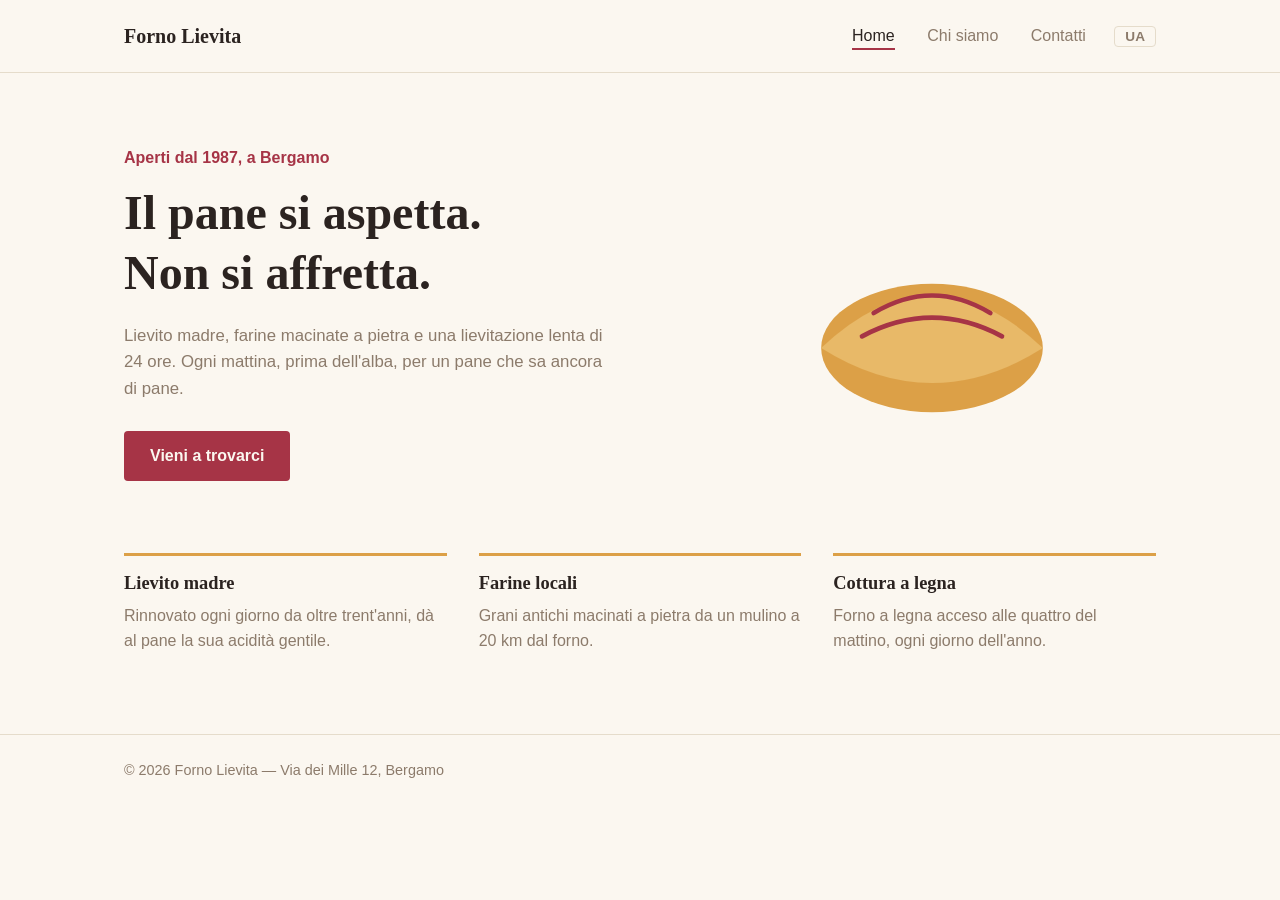
<file: index.html>
<!DOCTYPE html>
<!-- 
  QUESTO È UN FILE HTML: definisce la STRUTTURA della pagina (testi, immagini, link).
  Lo stile (colori, font, spaziature) è tutto separato, nel file style.css.
  Tenere struttura e stile separati è una buona pratica: se domani vuoi cambiare
  i colori del sito, tocchi solo il CSS, non l'HTML.
-->
<html lang="it">
<head>
  <meta charset="UTF-8">
  <!-- Questo meta tag rende il sito leggibile bene anche su cellulare -->
  <meta name="viewport" content="width=device-width, initial-scale=1.0">
  <title>Forno Lievita — Pasticceria artigianale</title>
  <!-- Colleghiamo il foglio di stile: stesso file per tutte e 3 le pagine -->
  <link rel="stylesheet" href="style.css">
  <!-- 
    RILEVAMENTO LINGUA: questo script gira PRIMA che la pagina venga disegnata
    (per questo sta nel <head>), così se serve un redirect avviene subito,
    senza far vedere per un attimo la pagina italiana a chi legge ucraino.
    - localStorage è una piccola "memoria" del browser: ci salviamo la scelta
      dell'utente, così se ha scelto IT manualmente non lo rimandiamo più su UK.
    - navigator.language ci dice la lingua impostata nel browser dell'utente.
  -->
  <script>
    (function () {
      var scelta = localStorage.getItem('lingua-preferita');
      if (scelta) return; // l'utente ha già scelto una lingua in passato, rispettiamola
      var lingua = (navigator.language || navigator.userLanguage || '').toLowerCase();
      if (lingua.indexOf('uk') === 0) {
        window.location.replace('uk/index.html');
      }
    })();
  </script>
</head>
<body>

  <!-- HEADER: la parte in cima, uguale su tutte le pagine -->
  <header class="site-header">
    <div class="wrap header-inner">
      <a href="index.html" class="logo">Forno Lievita</a>
      <nav class="nav">
        <a href="index.html" class="nav-active">Home</a>
        <a href="chi-siamo.html">Chi siamo</a>
        <a href="contatti.html">Contatti</a>
        <!-- Selettore manuale: salviamo la scelta così il rilevamento automatico non la ignora -->
        <a href="uk/index.html" class="lang-switch" onclick="localStorage.setItem('lingua-preferita','uk')">UA</a>
      </nav>
    </div>
  </header>

  <!-- HERO: la prima cosa grande che si vede aprendo il sito -->
  <section class="hero">
    <div class="wrap hero-inner">
      <div class="hero-text">
        <p class="hero-kicker">Aperti dal 1987, a Bergamo</p>
        <h1>Il pane si aspetta.<br>Non si affretta.</h1>
        <p class="hero-lead">
          Lievito madre, farine macinate a pietra e una lievitazione lenta
          di 24 ore. Ogni mattina, prima dell'alba, per un pane che sa
          ancora di pane.
        </p>
        <a href="contatti.html" class="button">Vieni a trovarci</a>
      </div>
      <div class="hero-art" aria-hidden="true">
        <!-- Una piccola illustrazione SVG fatta a mano, non una foto stock -->
        <svg viewBox="0 0 240 240" xmlns="http://www.w3.org/2000/svg">
          <ellipse cx="120" cy="150" rx="95" ry="55" fill="#DCA047"/>
          <path d="M25 150 Q120 60 215 150 Q120 210 25 150 Z" fill="#E8B968"/>
          <path d="M70 120 Q120 90 170 120" stroke="#A63446" stroke-width="4" fill="none" stroke-linecap="round"/>
          <path d="M60 140 Q120 108 180 140" stroke="#A63446" stroke-width="4" fill="none" stroke-linecap="round"/>
        </svg>
      </div>
    </div>
  </section>

  <!-- SEZIONE CON 3 BLOCCHI (le "card") -->
  <section class="features">
    <div class="wrap">
      <div class="feature-grid">
        <div class="feature">
          <h3>Lievito madre</h3>
          <p>Rinnovato ogni giorno da oltre trent'anni, dà al pane la sua acidità gentile.</p>
        </div>
        <div class="feature">
          <h3>Farine locali</h3>
          <p>Grani antichi macinati a pietra da un mulino a 20 km dal forno.</p>
        </div>
        <div class="feature">
          <h3>Cottura a legna</h3>
          <p>Forno a legna acceso alle quattro del mattino, ogni giorno dell'anno.</p>
        </div>
      </div>
    </div>
  </section>

  <!-- FOOTER: la parte in fondo, uguale su tutte le pagine -->
  <footer class="site-footer">
    <div class="wrap">
      <p>&copy; 2026 Forno Lievita — Via dei Mille 12, Bergamo</p>
    </div>
  </footer>

</body>
</html>
</file>
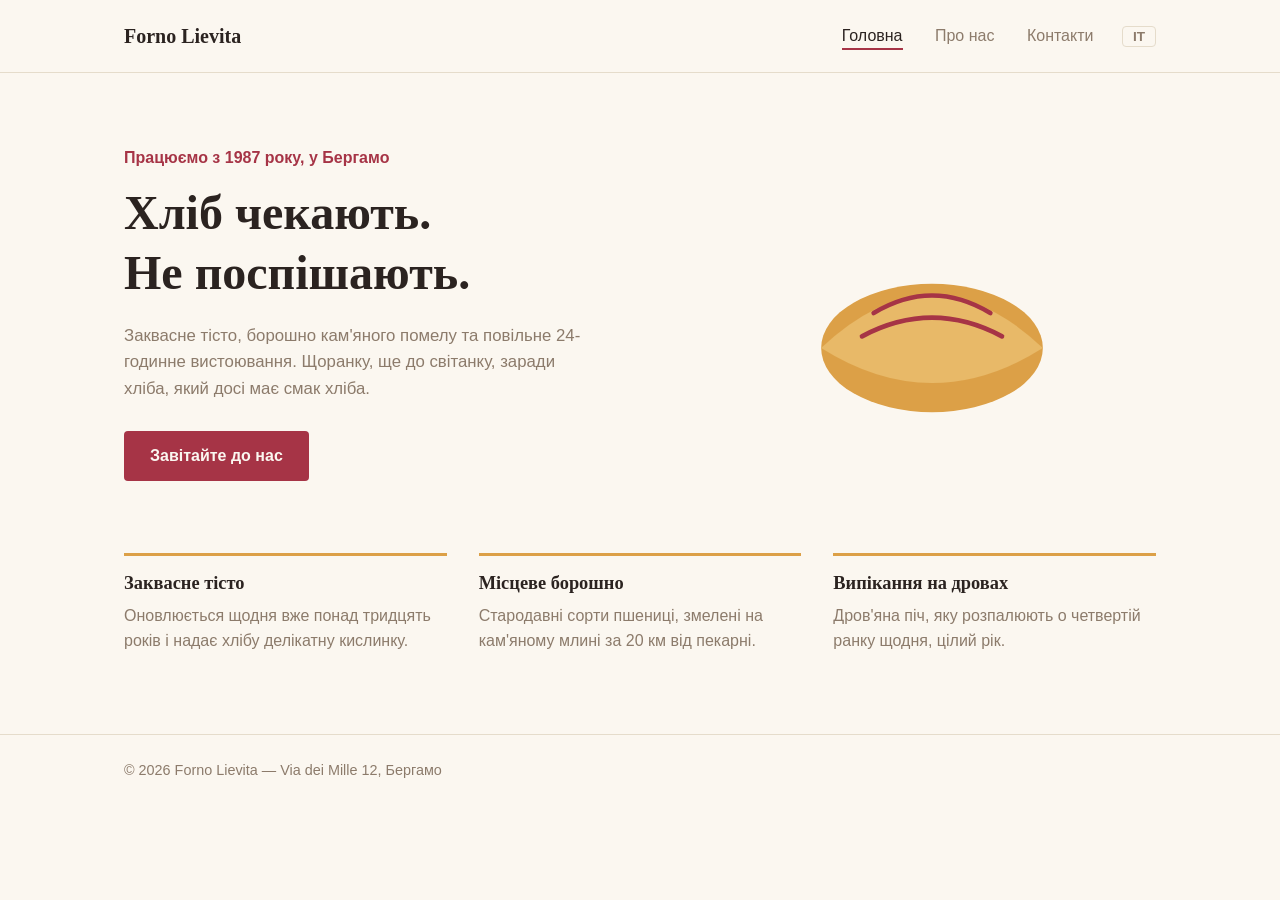
<file: uk/index.html>
<!DOCTYPE html>
<html lang="uk">
<head>
  <meta charset="UTF-8">
  <meta name="viewport" content="width=device-width, initial-scale=1.0">
  <title>Forno Lievita — Домашня пекарня</title>
  <!-- Siamo dentro la cartella uk/, quindi risaliamo di un livello con ../ -->
  <link rel="stylesheet" href="../style.css">
</head>
<body>

  <header class="site-header">
    <div class="wrap header-inner">
      <a href="index.html" class="logo">Forno Lievita</a>
      <nav class="nav">
        <a href="index.html" class="nav-active">Головна</a>
        <a href="chi-siamo.html">Про нас</a>
        <a href="contatti.html">Контакти</a>
        <!-- Link per tornare alla versione italiana: salviamo la scelta
             in localStorage così il sito non ci "riporta" più qui in automatico -->
        <a href="../index.html" class="lang-switch" onclick="localStorage.setItem('lingua-preferita','it')">IT</a>
      </nav>
    </div>
  </header>

  <section class="hero">
    <div class="wrap hero-inner">
      <div class="hero-text">
        <p class="hero-kicker">Працюємо з 1987 року, у Бергамо</p>
        <h1>Хліб чекають.<br>Не поспішають.</h1>
        <p class="hero-lead">
          Заквасне тісто, борошно кам'яного помелу та повільне 24-годинне
          вистоювання. Щоранку, ще до світанку, заради хліба, який досі
          має смак хліба.
        </p>
        <a href="contatti.html" class="button">Завітайте до нас</a>
      </div>
      <div class="hero-art" aria-hidden="true">
        <svg viewBox="0 0 240 240" xmlns="http://www.w3.org/2000/svg">
          <ellipse cx="120" cy="150" rx="95" ry="55" fill="#DCA047"/>
          <path d="M25 150 Q120 60 215 150 Q120 210 25 150 Z" fill="#E8B968"/>
          <path d="M70 120 Q120 90 170 120" stroke="#A63446" stroke-width="4" fill="none" stroke-linecap="round"/>
          <path d="M60 140 Q120 108 180 140" stroke="#A63446" stroke-width="4" fill="none" stroke-linecap="round"/>
        </svg>
      </div>
    </div>
  </section>

  <section class="features">
    <div class="wrap">
      <div class="feature-grid">
        <div class="feature">
          <h3>Заквасне тісто</h3>
          <p>Оновлюється щодня вже понад тридцять років і надає хлібу делікатну кислинку.</p>
        </div>
        <div class="feature">
          <h3>Місцеве борошно</h3>
          <p>Стародавні сорти пшениці, змелені на кам'яному млині за 20 км від пекарні.</p>
        </div>
        <div class="feature">
          <h3>Випікання на дровах</h3>
          <p>Дров'яна піч, яку розпалюють о четвертій ранку щодня, цілий рік.</p>
        </div>
      </div>
    </div>
  </section>

  <footer class="site-footer">
    <div class="wrap">
      <p>&copy; 2026 Forno Lievita — Via dei Mille 12, Бергамо</p>
    </div>
  </footer>

</body>
</html>
</file>
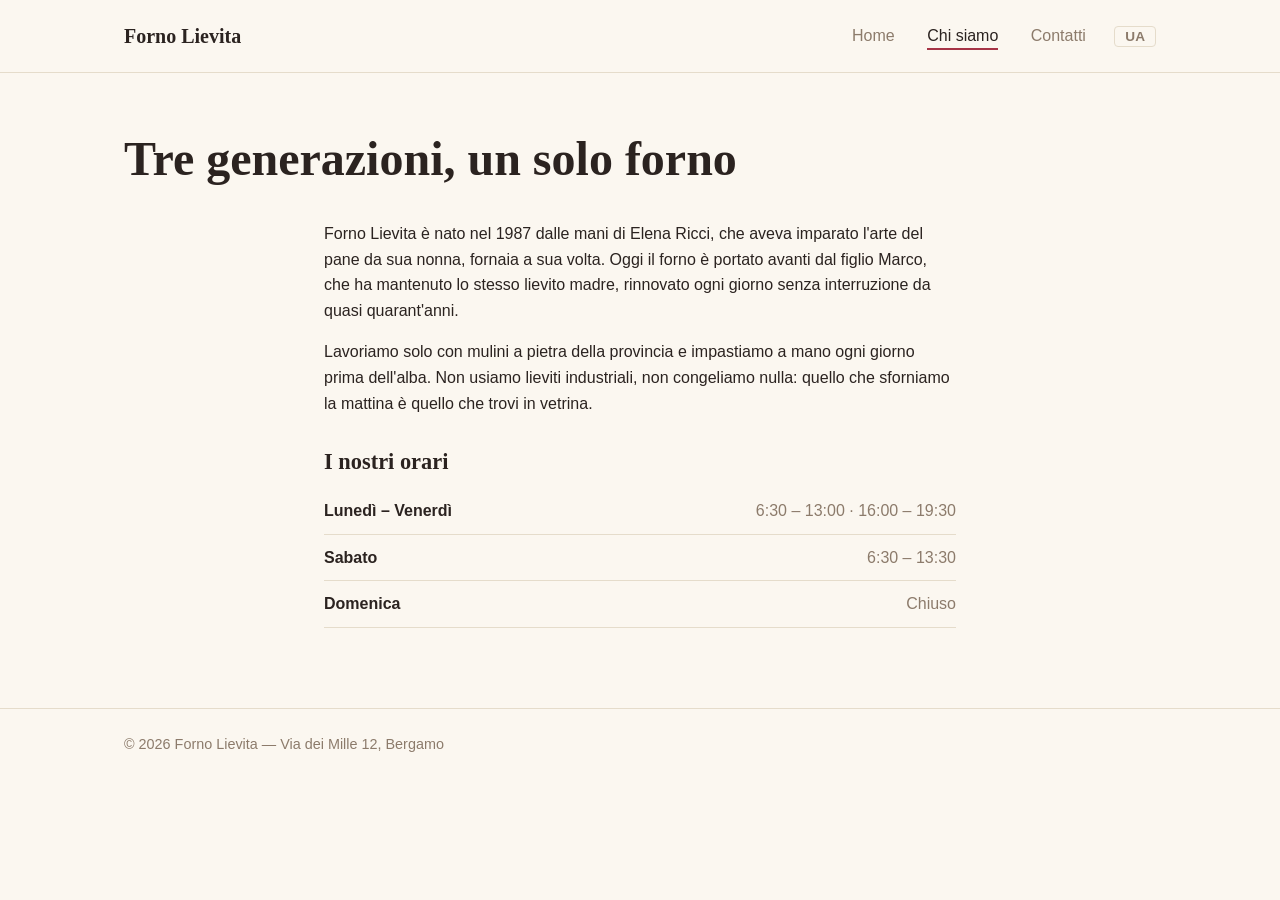
<file: chi-siamo.html>
<!DOCTYPE html>
<html lang="it">
<head>
  <meta charset="UTF-8">
  <meta name="viewport" content="width=device-width, initial-scale=1.0">
  <title>Chi siamo — Forno Lievita</title>
  <link rel="stylesheet" href="style.css">
</head>
<body>

  <header class="site-header">
    <div class="wrap header-inner">
      <a href="index.html" class="logo">Forno Lievita</a>
      <nav class="nav">
        <a href="index.html">Home</a>
        <a href="chi-siamo.html" class="nav-active">Chi siamo</a>
        <a href="contatti.html">Contatti</a>
        <a href="uk/chi-siamo.html" class="lang-switch" onclick="localStorage.setItem('lingua-preferita','uk')">UA</a>
      </nav>
    </div>
  </header>

  <!-- Pagina di testo semplice: niente hero grande, solo un titolo e paragrafi -->
  <section class="page-header">
    <div class="wrap">
      <h1>Tre generazioni, un solo forno</h1>
    </div>
  </section>

  <section class="content">
    <div class="wrap wrap-narrow">
      <p>
        Forno Lievita è nato nel 1987 dalle mani di Elena Ricci, che aveva
        imparato l'arte del pane da sua nonna, fornaia a sua volta. Oggi il
        forno è portato avanti dal figlio Marco, che ha mantenuto lo stesso
        lievito madre, rinnovato ogni giorno senza interruzione da quasi
        quarant'anni.
      </p>
      <p>
        Lavoriamo solo con mulini a pietra della provincia e impastiamo a
        mano ogni giorno prima dell'alba. Non usiamo lieviti industriali,
        non congeliamo nulla: quello che sforniamo la mattina è quello che
        trovi in vetrina.
      </p>
      <h2>I nostri orari</h2>
      <ul class="hours-list">
        <li><span>Lunedì – Venerdì</span><span>6:30 – 13:00 · 16:00 – 19:30</span></li>
        <li><span>Sabato</span><span>6:30 – 13:30</span></li>
        <li><span>Domenica</span><span>Chiuso</span></li>
      </ul>
    </div>
  </section>

  <footer class="site-footer">
    <div class="wrap">
      <p>&copy; 2026 Forno Lievita — Via dei Mille 12, Bergamo</p>
    </div>
  </footer>

</body>
</html>
</file>
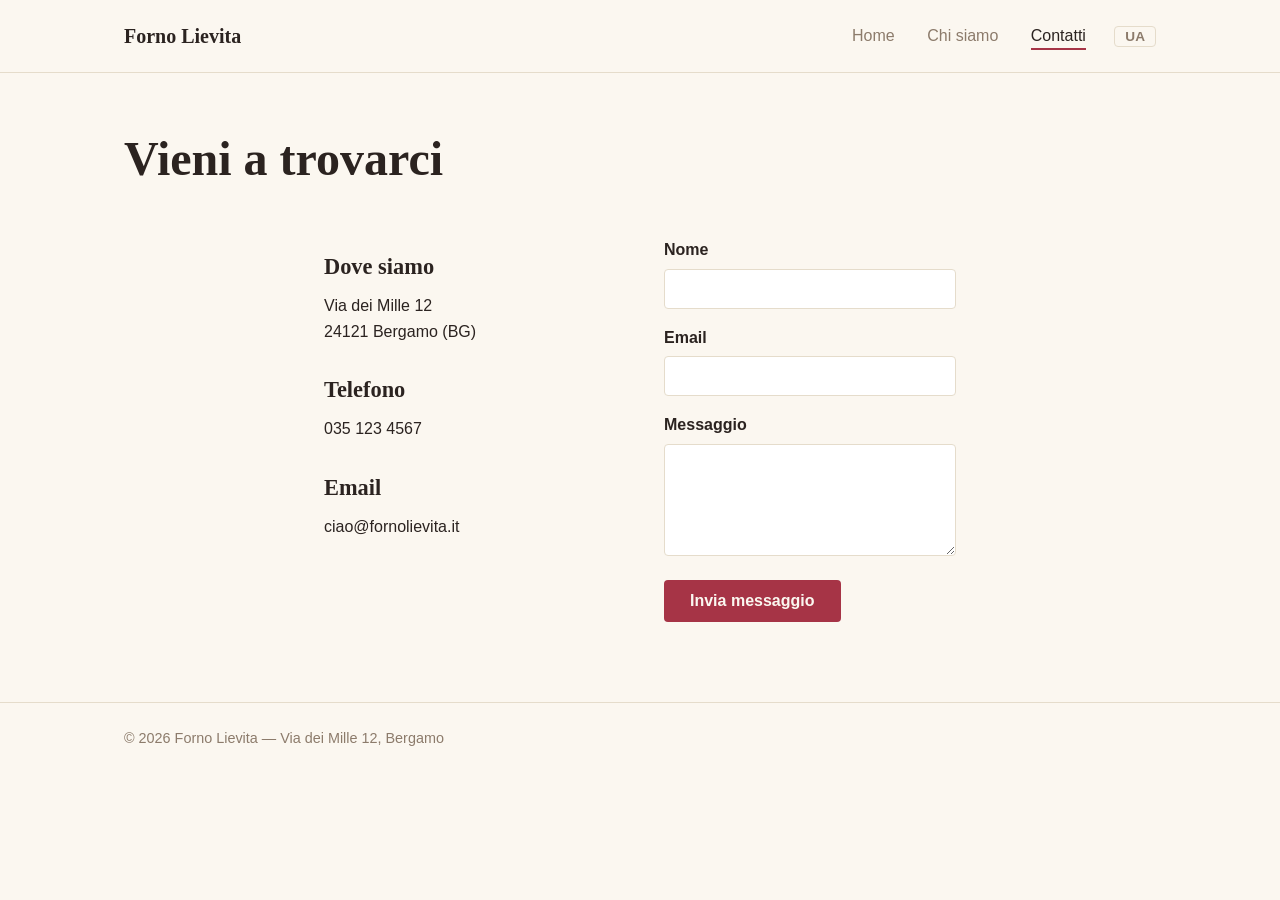
<file: contatti.html>
<!DOCTYPE html>
<html lang="it">
<head>
  <meta charset="UTF-8">
  <meta name="viewport" content="width=device-width, initial-scale=1.0">
  <title>Contatti — Forno Lievita</title>
  <link rel="stylesheet" href="style.css">
</head>
<body>

  <header class="site-header">
    <div class="wrap header-inner">
      <a href="index.html" class="logo">Forno Lievita</a>
      <nav class="nav">
        <a href="index.html">Home</a>
        <a href="chi-siamo.html">Chi siamo</a>
        <a href="contatti.html" class="nav-active">Contatti</a>
        <a href="uk/contatti.html" class="lang-switch" onclick="localStorage.setItem('lingua-preferita','uk')">UA</a>
      </nav>
    </div>
  </header>

  <section class="page-header">
    <div class="wrap">
      <h1>Vieni a trovarci</h1>
    </div>
  </section>

  <section class="content">
    <div class="wrap wrap-narrow">
      <div class="contact-grid">
        <div>
          <h2>Dove siamo</h2>
          <p>Via dei Mille 12<br>24121 Bergamo (BG)</p>
          <h2>Telefono</h2>
          <p>035 123 4567</p>
          <h2>Email</h2>
          <p>ciao@fornolievita.it</p>
        </div>

        <!-- 
          Un semplice modulo di contatto. NOTA PER CHI IMPARA: 
          questo form non invia davvero l'email da solo — un sito statico 
          (solo HTML/CSS) non può farlo. Per farlo funzionare davvero, in futuro 
          userai un servizio come Formspree, oppure un piccolo backend.
          Per ora serve a esercitarsi con i tag <form>, <label>, <input>.
        -->
        <form class="contact-form">
          <label for="nome">Nome</label>
          <input type="text" id="nome" name="nome" required>

          <label for="email">Email</label>
          <input type="email" id="email" name="email" required>

          <label for="messaggio">Messaggio</label>
          <textarea id="messaggio" name="messaggio" rows="5" required></textarea>

          <button type="submit" class="button">Invia messaggio</button>
        </form>
      </div>
    </div>
  </section>

  <footer class="site-footer">
    <div class="wrap">
      <p>&copy; 2026 Forno Lievita — Via dei Mille 12, Bergamo</p>
    </div>
  </footer>

</body>
</html>
</file>
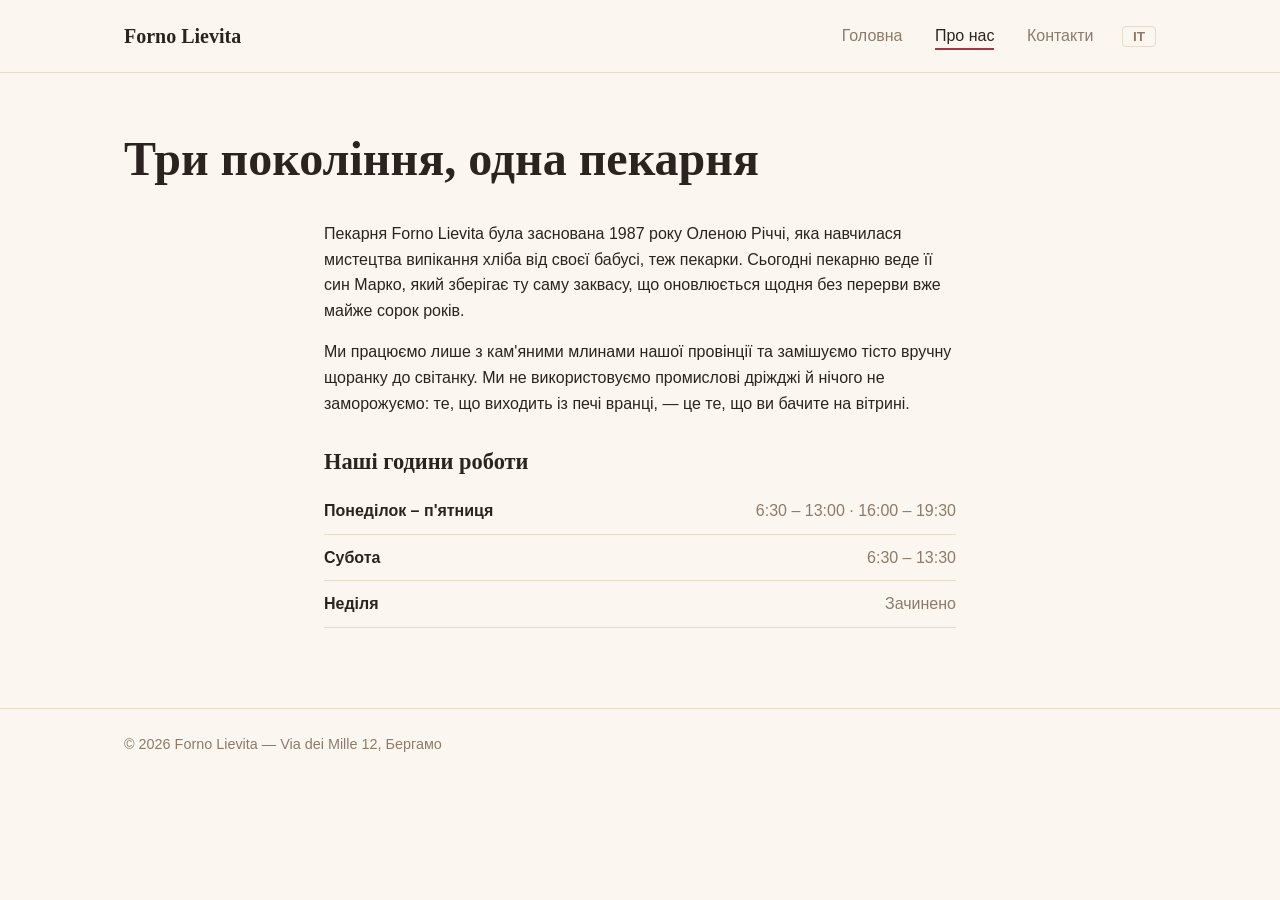
<file: uk/chi-siamo.html>
<!DOCTYPE html>
<html lang="uk">
<head>
  <meta charset="UTF-8">
  <meta name="viewport" content="width=device-width, initial-scale=1.0">
  <title>Про нас — Forno Lievita</title>
  <link rel="stylesheet" href="../style.css">
</head>
<body>

  <header class="site-header">
    <div class="wrap header-inner">
      <a href="index.html" class="logo">Forno Lievita</a>
      <nav class="nav">
        <a href="index.html">Головна</a>
        <a href="chi-siamo.html" class="nav-active">Про нас</a>
        <a href="contatti.html">Контакти</a>
        <a href="../chi-siamo.html" class="lang-switch" onclick="localStorage.setItem('lingua-preferita','it')">IT</a>
      </nav>
    </div>
  </header>

  <section class="page-header">
    <div class="wrap">
      <h1>Три покоління, одна пекарня</h1>
    </div>
  </section>

  <section class="content">
    <div class="wrap wrap-narrow">
      <p>
        Пекарня Forno Lievita була заснована 1987 року Оленою Річчі, яка
        навчилася мистецтва випікання хліба від своєї бабусі, теж пекарки.
        Сьогодні пекарню веде її син Марко, який зберігає ту саму заквасу,
        що оновлюється щодня без перерви вже майже сорок років.
      </p>
      <p>
        Ми працюємо лише з кам'яними млинами нашої провінції та замішуємо
        тісто вручну щоранку до світанку. Ми не використовуємо промислові
        дріжджі й нічого не заморожуємо: те, що виходить із печі вранці, —
        це те, що ви бачите на вітрині.
      </p>
      <h2>Наші години роботи</h2>
      <ul class="hours-list">
        <li><span>Понеділок – п'ятниця</span><span>6:30 – 13:00 · 16:00 – 19:30</span></li>
        <li><span>Субота</span><span>6:30 – 13:30</span></li>
        <li><span>Неділя</span><span>Зачинено</span></li>
      </ul>
    </div>
  </section>

  <footer class="site-footer">
    <div class="wrap">
      <p>&copy; 2026 Forno Lievita — Via dei Mille 12, Бергамо</p>
    </div>
  </footer>

</body>
</html>
</file>
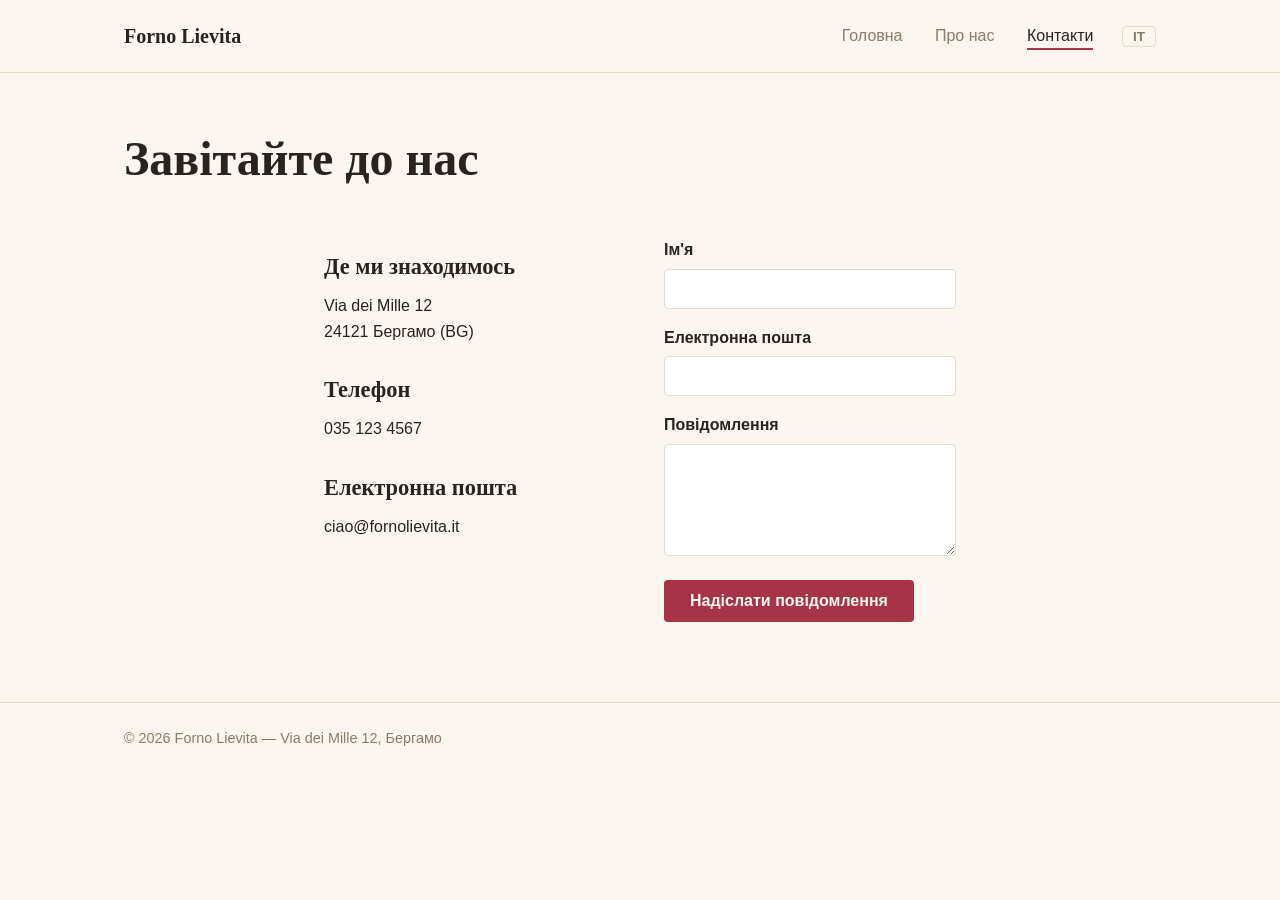
<file: uk/contatti.html>
<!DOCTYPE html>
<html lang="uk">
<head>
  <meta charset="UTF-8">
  <meta name="viewport" content="width=device-width, initial-scale=1.0">
  <title>Контакти — Forno Lievita</title>
  <link rel="stylesheet" href="../style.css">
</head>
<body>

  <header class="site-header">
    <div class="wrap header-inner">
      <a href="index.html" class="logo">Forno Lievita</a>
      <nav class="nav">
        <a href="index.html">Головна</a>
        <a href="chi-siamo.html">Про нас</a>
        <a href="contatti.html" class="nav-active">Контакти</a>
        <a href="../contatti.html" class="lang-switch" onclick="localStorage.setItem('lingua-preferita','it')">IT</a>
      </nav>
    </div>
  </header>

  <section class="page-header">
    <div class="wrap">
      <h1>Завітайте до нас</h1>
    </div>
  </section>

  <section class="content">
    <div class="wrap wrap-narrow">
      <div class="contact-grid">
        <div>
          <h2>Де ми знаходимось</h2>
          <p>Via dei Mille 12<br>24121 Бергамо (BG)</p>
          <h2>Телефон</h2>
          <p>035 123 4567</p>
          <h2>Електронна пошта</h2>
          <p>ciao@fornolievita.it</p>
        </div>

        <!-- Nota per chi impara: questo form non invia davvero l'email —
             un sito statico non può farlo da solo. Servirebbe un servizio
             come Formspree, oppure un piccolo backend. -->
        <form class="contact-form">
          <label for="nome">Ім'я</label>
          <input type="text" id="nome" name="nome" required>

          <label for="email">Електронна пошта</label>
          <input type="email" id="email" name="email" required>

          <label for="messaggio">Повідомлення</label>
          <textarea id="messaggio" name="messaggio" rows="5" required></textarea>

          <button type="submit" class="button">Надіслати повідомлення</button>
        </form>
      </div>
    </div>
  </section>

  <footer class="site-footer">
    <div class="wrap">
      <p>&copy; 2026 Forno Lievita — Via dei Mille 12, Бергамо</p>
    </div>
  </footer>

</body>
</html>
</file>
<file: style.css>
/* ============================================
   FILE CSS: qui viviamo colori, font, spazi.
   Ogni "regola" ha questa forma:
     selettore { proprietà: valore; }
   Il selettore dice A CHI si applica lo stile (es. tutti i <h1>,
   o tutti gli elementi con class="button").
   ============================================ */

/* --- Variabili di colore/font, usate in tutto il file --- */
:root {
  --colore-sfondo: #FBF7F0;   /* bianco caldo, quasi farina */
  --colore-testo:  #2B2320;   /* bruno scuro, quasi crosta */
  --colore-accento: #A63446;  /* rosso confettura */
  --colore-oro:    #DCA047;   /* giallo crosta */
  --colore-muto:   #8C7B6B;   /* bruno tenue per testi secondari */
  --colore-bordo:  #E5DCCB;

  --font-titoli: "Lora", Georgia, serif;
  --font-testo:  "Karla", Arial, sans-serif;
}

/* Font da Google Fonts: due famiglie, chiaramente diverse tra loro */
@import url('https://fonts.googleapis.com/css2?family=Lora:wght@500;600;700&family=Karla:wght@400;500;700&display=swap');

/* --- Reset di base: azzera margini/padding che i browser
   impostano di default in modo incoerente --- */
* {
  margin: 0;
  padding: 0;
  box-sizing: border-box;
}

body {
  background: var(--colore-sfondo);
  color: var(--colore-testo);
  font-family: var(--font-testo);
  line-height: 1.6;
}

/* --- Contenitore: mantiene il contenuto centrato e non troppo largo --- */
.wrap {
  max-width: 1080px;
  margin: 0 auto;
  padding: 0 24px;
}

.wrap-narrow {
  max-width: 680px;
}

h1, h2, h3 {
  font-family: var(--font-titoli);
  font-weight: 600;
  line-height: 1.25;
}

h1 { font-size: clamp(2rem, 4vw, 3rem); }
h2 { font-size: 1.4rem; margin-top: 2rem; margin-bottom: 0.75rem; }
h3 { font-size: 1.15rem; margin-bottom: 0.5rem; }

p { color: var(--colore-testo); }

a {
  color: var(--colore-accento);
  text-decoration: none;
}

/* ===== HEADER ===== */
.site-header {
  border-bottom: 1px solid var(--colore-bordo);
}

.header-inner {
  display: flex;
  justify-content: space-between;
  align-items: center;
  padding-top: 20px;
  padding-bottom: 20px;
}

.logo {
  font-family: var(--font-titoli);
  font-weight: 700;
  font-size: 1.25rem;
  color: var(--colore-testo);
}

.nav a {
  color: var(--colore-muto);
  margin-left: 28px;
  font-weight: 500;
  padding-bottom: 4px;
  border-bottom: 2px solid transparent;
}

.nav a:hover,
.nav a.nav-active {
  color: var(--colore-testo);
  border-bottom-color: var(--colore-accento);
}

/* Selettore di lingua: leggermente staccato dagli altri link, come un piccolo badge */
.nav a.lang-switch {
  margin-left: 24px;
  padding: 2px 10px;
  border: 1px solid var(--colore-bordo);
  border-radius: 4px;
  font-size: 0.85rem;
  font-weight: 700;
}

.nav a.lang-switch:hover {
  border-color: var(--colore-accento);
}

/* ===== HERO (solo home) ===== */
.hero {
  padding: 72px 0;
}

.hero-inner {
  display: flex;
  align-items: center;
  gap: 48px;
}

.hero-text {
  flex: 1.2;
}

.hero-kicker {
  color: var(--colore-accento);
  font-weight: 700;
  margin-bottom: 12px;
}

.hero h1 {
  margin-bottom: 20px;
}

.hero-lead {
  max-width: 480px;
  color: var(--colore-muto);
  font-size: 1.05rem;
  margin-bottom: 28px;
}

.hero-art {
  flex: 1;
  display: flex;
  justify-content: center;
}

.hero-art svg {
  width: 100%;
  max-width: 280px;
}

/* Bottone pieno usato nella hero e nel form */
.button {
  display: inline-block;
  background: var(--colore-accento);
  color: #FBF7F0;
  padding: 12px 26px;
  border-radius: 4px;
  font-weight: 700;
  border: none;
  cursor: pointer;
  font-family: var(--font-testo);
  font-size: 1rem;
}

.button:hover {
  background: #8C2938;
}

/* ===== FEATURES (le 3 card della home) ===== */
.features {
  padding-bottom: 80px;
}

.feature-grid {
  display: grid;
  grid-template-columns: repeat(3, 1fr);
  gap: 32px;
}

.feature {
  border-top: 3px solid var(--colore-oro);
  padding-top: 16px;
}

.feature p {
  color: var(--colore-muto);
}

/* ===== Intestazione di pagina interna (Chi siamo / Contatti) ===== */
.page-header {
  padding: 56px 0 8px;
}

.content {
  padding: 24px 0 80px;
}

.content p {
  margin-bottom: 16px;
}

/* Lista orari: nome giorno a sinistra, orario a destra */
.hours-list li {
  display: flex;
  justify-content: space-between;
  padding: 10px 0;
  border-bottom: 1px solid var(--colore-bordo);
}

.hours-list span:first-child {
  font-weight: 700;
}

.hours-list span:last-child {
  color: var(--colore-muto);
}

/* ===== Pagina contatti ===== */
.contact-grid {
  display: grid;
  grid-template-columns: 1fr 1fr;
  gap: 48px;
  align-items: start;
}

.contact-form {
  display: flex;
  flex-direction: column;
}

.contact-form label {
  font-weight: 700;
  margin-top: 16px;
  margin-bottom: 6px;
}

.contact-form input,
.contact-form textarea {
  border: 1px solid var(--colore-bordo);
  border-radius: 4px;
  padding: 10px 12px;
  font-family: var(--font-testo);
  font-size: 1rem;
  background: white;
}

.contact-form input:focus,
.contact-form textarea:focus {
  outline: 2px solid var(--colore-accento);
  outline-offset: 1px;
}

.contact-form button {
  margin-top: 24px;
  align-self: flex-start;
}

/* ===== FOOTER ===== */
.site-footer {
  border-top: 1px solid var(--colore-bordo);
  padding: 24px 0;
}

.site-footer p {
  color: var(--colore-muto);
  font-size: 0.9rem;
}

/* ===== Adattamento per schermi piccoli (cellulare) ===== */
@media (max-width: 720px) {
  .hero-inner {
    flex-direction: column;
    text-align: center;
  }

  .hero-lead {
    margin-left: auto;
    margin-right: auto;
  }

  .feature-grid {
    grid-template-columns: 1fr;
  }

  .contact-grid {
    grid-template-columns: 1fr;
  }

  .nav a {
    margin-left: 16px;
  }
}
</file>
